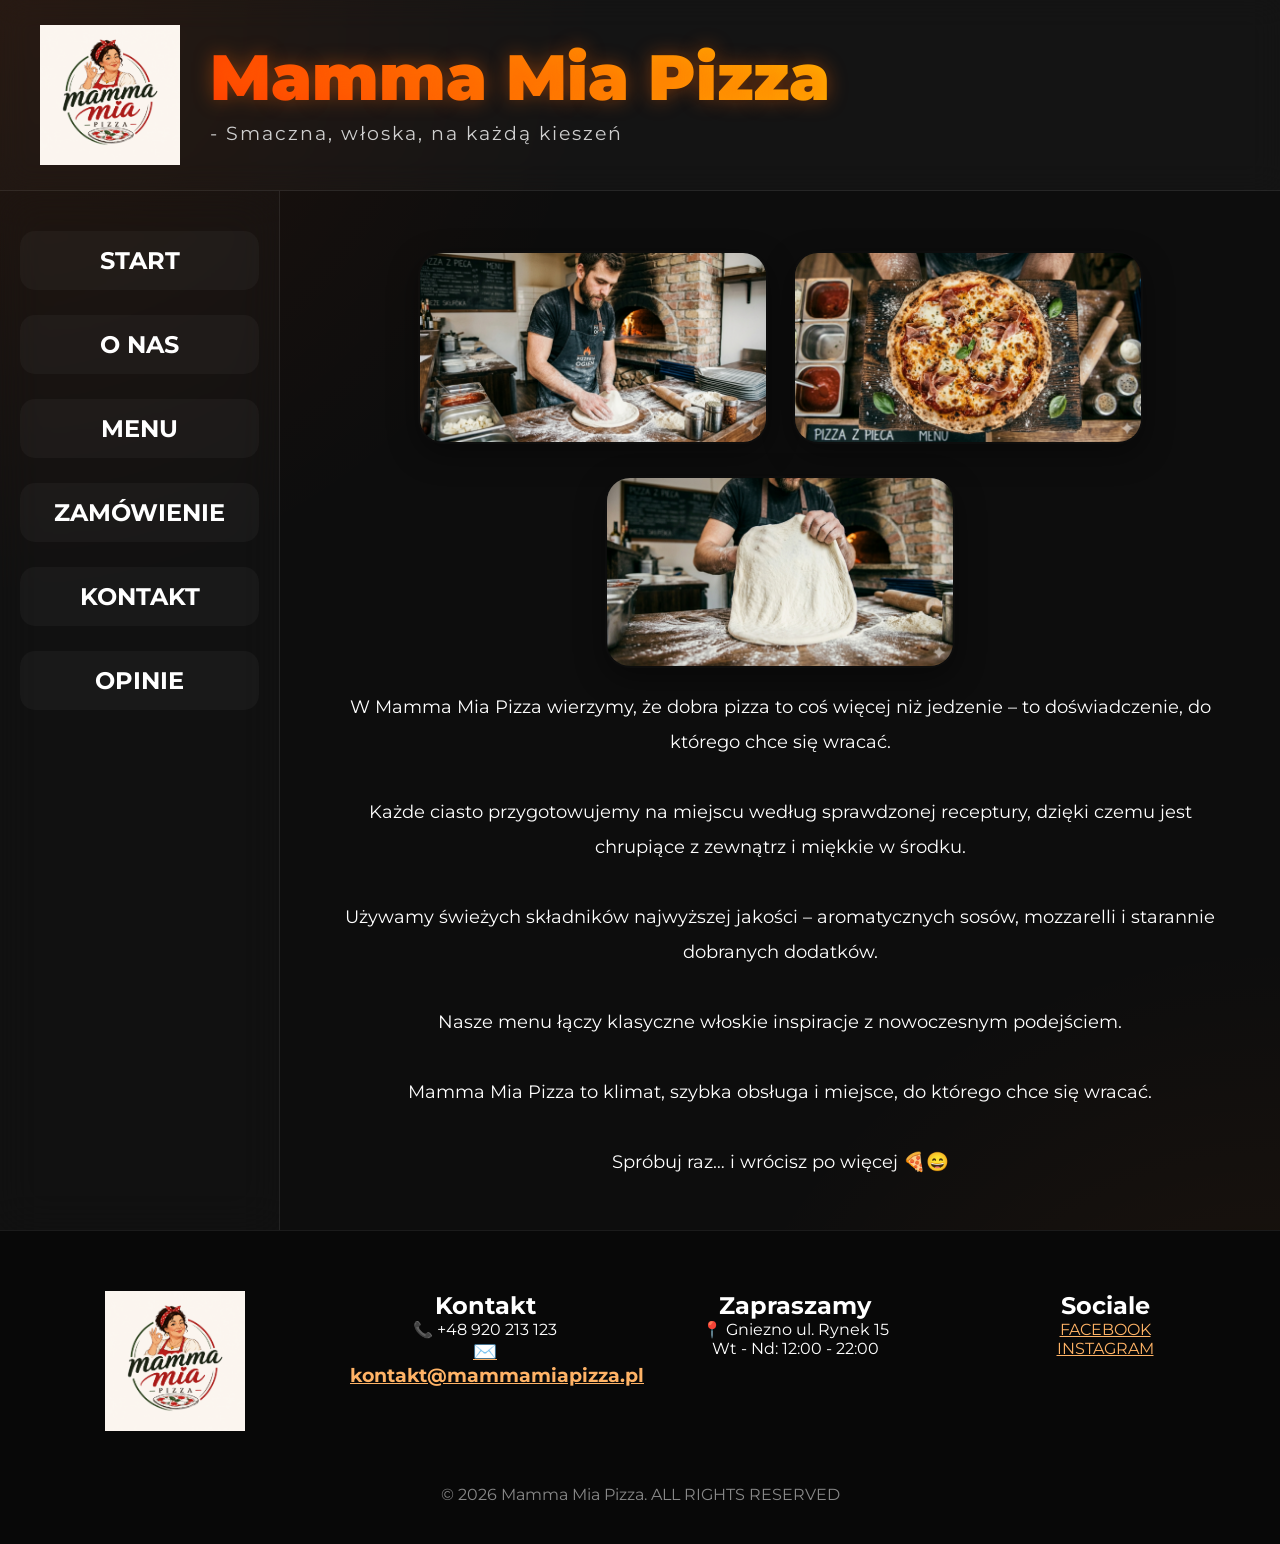
<file: index.html>
<!DOCTYPE html>
<html lang="pl">
<head>
    <meta charset="UTF-8">
    <meta name="viewport" content="width=device-width, initial-scale=1.0">
    <title>Strona główna - Mamma Mia Pizza</title>

    <link rel="stylesheet" href="style.css">

    <link rel="preconnect" href="https://fonts.googleapis.com">
    <link rel="preconnect" href="https://fonts.gstatic.com" crossorigin>
    <link href="https://fonts.googleapis.com/css2?family=Montserrat:wght@100..900&display=swap" rel="stylesheet">
</head>

<body>

<header>
    <div class="nag">

        <img class="logo" src="logo.png" alt="Logo pizzerii">

        <div class="tytuly">
            <h1 class="prem">Mamma Mia Pizza</h1>
            <p class="prem2">- Smaczna, włoska, na każdą kieszeń</p>
        </div>

    </div>
</header>

<div class="container">

  
    <div class="blok1">
        <a href="index.html">START</a>
        <a href="onas.html">O NAS</a>
        <a href="menu.html">MENU</a>
        <a href="zamowienie.html">ZAMÓWIENIE</a>
        <a href="kontakt.html">KONTAKT</a>
        <a href="opinie.html">OPINIE</a>
        
    </div>

    
    <div class="blok2">

        <img class="fotos" src="foto1.png" alt="pizza">
        <img class="fotos" src="foto2.png" alt="pizza">
        <img class="fotos" src="foto3.png" alt="pizza">

        <p>
            W Mamma Mia Pizza wierzymy, że dobra pizza to coś więcej niż jedzenie – to doświadczenie, do którego chce się wracać.
            <br><br>
            Każde ciasto przygotowujemy na miejscu według sprawdzonej receptury, dzięki czemu jest chrupiące z zewnątrz i miękkie w środku.
            <br><br>
            Używamy świeżych składników najwyższej jakości – aromatycznych sosów, mozzarelli i starannie dobranych dodatków.
            <br><br>
            Nasze menu łączy klasyczne włoskie inspiracje z nowoczesnym podejściem.
            <br><br>
            Mamma Mia Pizza to klimat, szybka obsługa i miejsce, do którego chce się wracać.
            <br><br>
            Spróbuj raz… i wrócisz po więcej 🍕😄
        </p>

    </div>

</div>

<footer>

    <div class="div_stopka">
        <img class="logo_stopka" src="logo.png" alt="logo">
    </div>

    <div class="div_stopka">
        <h2>Kontakt</h2>
        <p>📞 +48 920 213 123</p>
        <a class="oferta" href="mailto:kontakt@mammamiapizza.pl">✉️ kontakt@mammamiapizza.pl</a>
    </div>

    <div class="div_stopka">
        <h2>Zapraszamy</h2>
        <p>📍 Gniezno ul. Rynek 15</p>
        <p>Wt - Nd: 12:00 - 22:00</p>
    </div>

    <div class="div_stopka">
        <h2>Sociale</h2>
        <a class="ft_nag" href="https://facebook.com/mammamiapizza">FACEBOOK</a><br>
        <a class="ft_nag" href="https://instagram.com/mammamiapizza">INSTAGRAM</a>
    </div>

    <p class="podpis">© 2026 Mamma Mia Pizza. ALL RIGHTS RESERVED</p>

</footer>

</body>
</html>
</file>
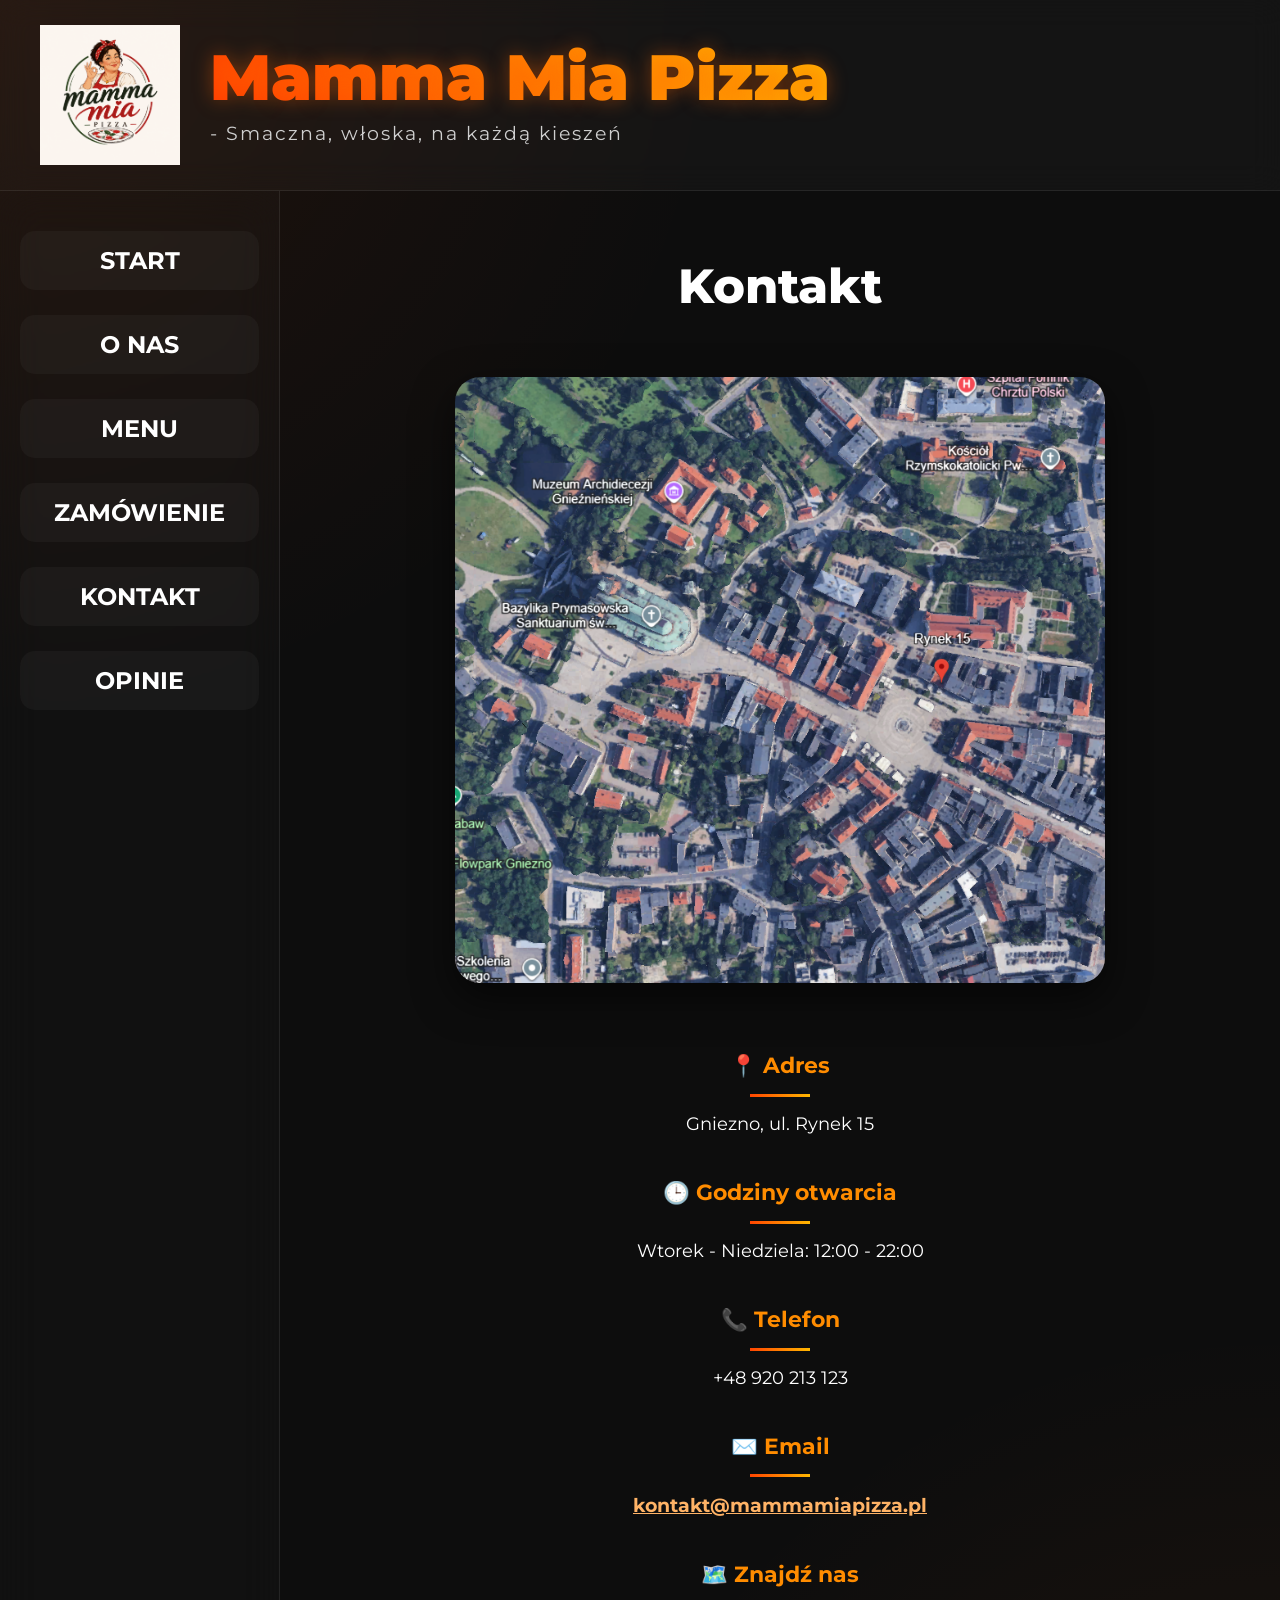
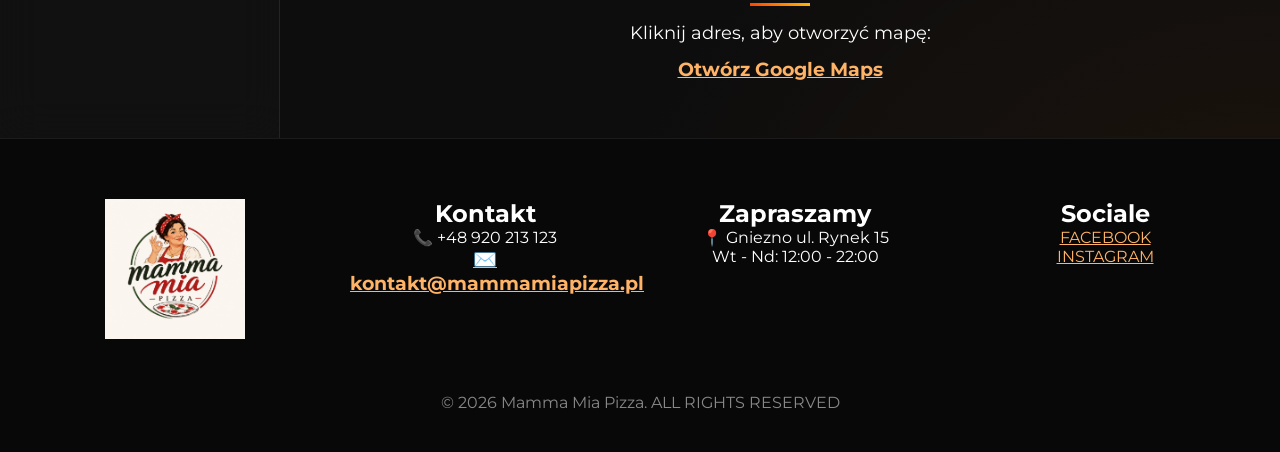
<file: kontakt.html>
<!DOCTYPE html>
<html lang="pl">
<head>
    <meta charset="UTF-8">
    <meta name="viewport" content="width=device-width, initial-scale=1.0">
    <title>Kontakt - Mamma Mia Pizza</title>

    <link rel="stylesheet" href="style.css">

    <link rel="preconnect" href="https://fonts.googleapis.com">
    <link rel="preconnect" href="https://fonts.gstatic.com" crossorigin>
    <link href="https://fonts.googleapis.com/css2?family=Montserrat:wght@100..900&display=swap" rel="stylesheet">
</head>

<body>

<header>
    <div class="nag">

        <img class="logo" src="logo.png" alt="Logo pizzerii">

        <div class="tytuly">
            <h1 class="prem">Mamma Mia Pizza</h1>
            <p class="prem2">- Smaczna, włoska, na każdą kieszeń</p>
        </div>

    </div>
</header>

<div class="container">

    <div class="blok1">
        <a href="index.html">START</a>
        <a href="onas.html">O NAS</a>
        <a href="menu.html">MENU</a>
        <a href="zamowienie.html">ZAMÓWIENIE</a>
        <a href="kontakt.html">KONTAKT</a>
        <a href="opinie.html">OPINIE</a>
        
    </div>

    
    <div class="blok2">

        <h1>Kontakt</h1>

        <img class="lokal" src="lokalizacja.png" alt="Lokalizacja">

        <h3>📍 Adres</h3>
        <p>
            Gniezno, ul. Rynek 15
        </p>

        <h3>🕒 Godziny otwarcia</h3>
        <p>
            Wtorek - Niedziela: 12:00 - 22:00
        </p>

        <h3>📞 Telefon</h3>
        <p>
            +48 920 213 123
        </p>

        <h3>✉️ Email</h3>
        <p>
            <a class="oferta" href="mailto:kontakt@mammamiapizza.pl">
                kontakt@mammamiapizza.pl
            </a>
        </p>

        <h3>🗺️ Znajdź nas</h3>
        <p>
            Kliknij adres, aby otworzyć mapę:
        </p>

        <a class="adres" href="https://maps.app.goo.gl/xfooQkE5gPVMxi7y5">
            Otwórz Google Maps
        </a>

    </div>

</div>

<footer>

    <div class="div_stopka">
        <img class="logo_stopka" src="logo.png" alt="logo">
    </div>

    <div class="div_stopka">
        <h2>Kontakt</h2>
        <p>📞 +48 920 213 123</p>
        <a class="oferta" href="mailto:kontakt@mammamiapizza.pl">✉️ kontakt@mammamiapizza.pl</a>
    </div>

    <div class="div_stopka">
        <h2>Zapraszamy</h2>
        <p>📍 Gniezno ul. Rynek 15</p>
        <p>Wt - Nd: 12:00 - 22:00</p>
    </div>

    <div class="div_stopka">
        <h2>Sociale</h2>
        <a class="ft_nag" href="https://facebook.com/mammamiapizza">FACEBOOK</a><br>
        <a class="ft_nag" href="https://instagram.com/mammamiapizza">INSTAGRAM</a>
    </div>

    <p class="podpis">© 2026 Mamma Mia Pizza. ALL RIGHTS RESERVED</p>

</footer>

</body>
</html>
</file>
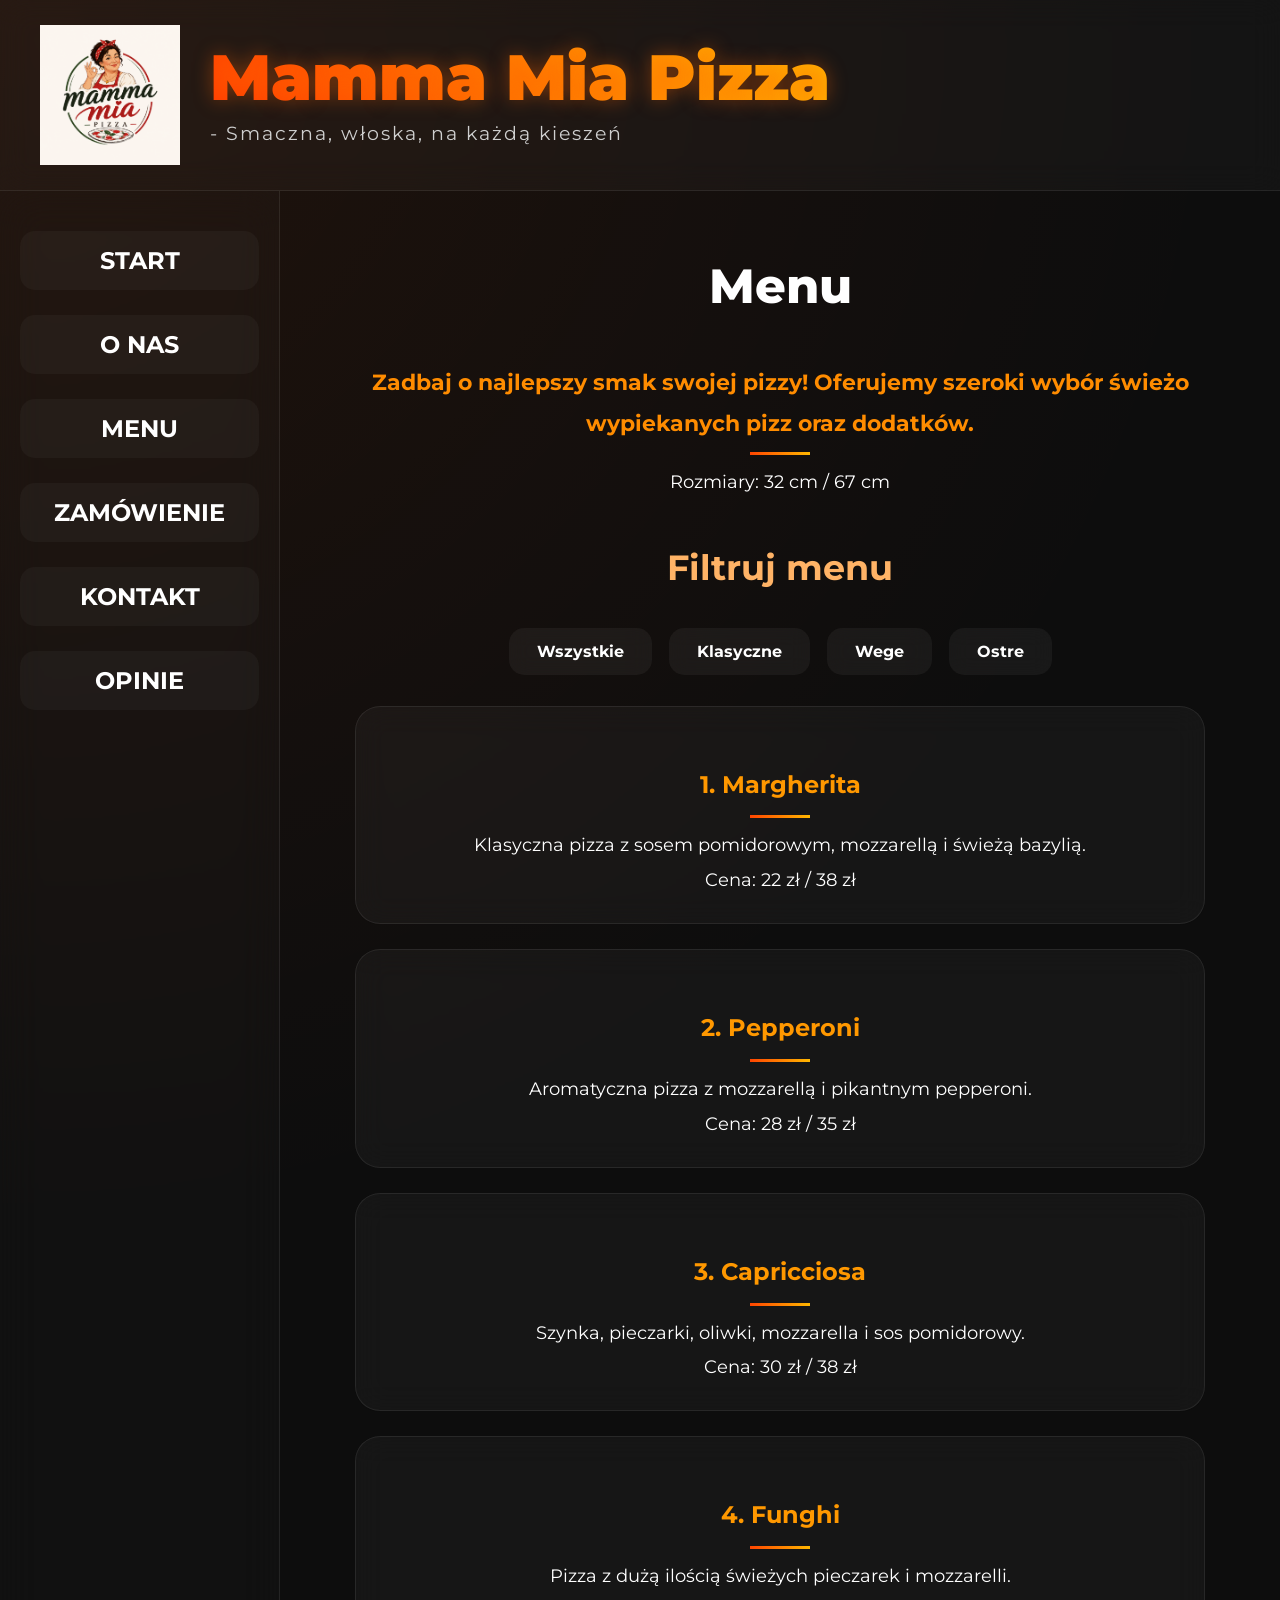
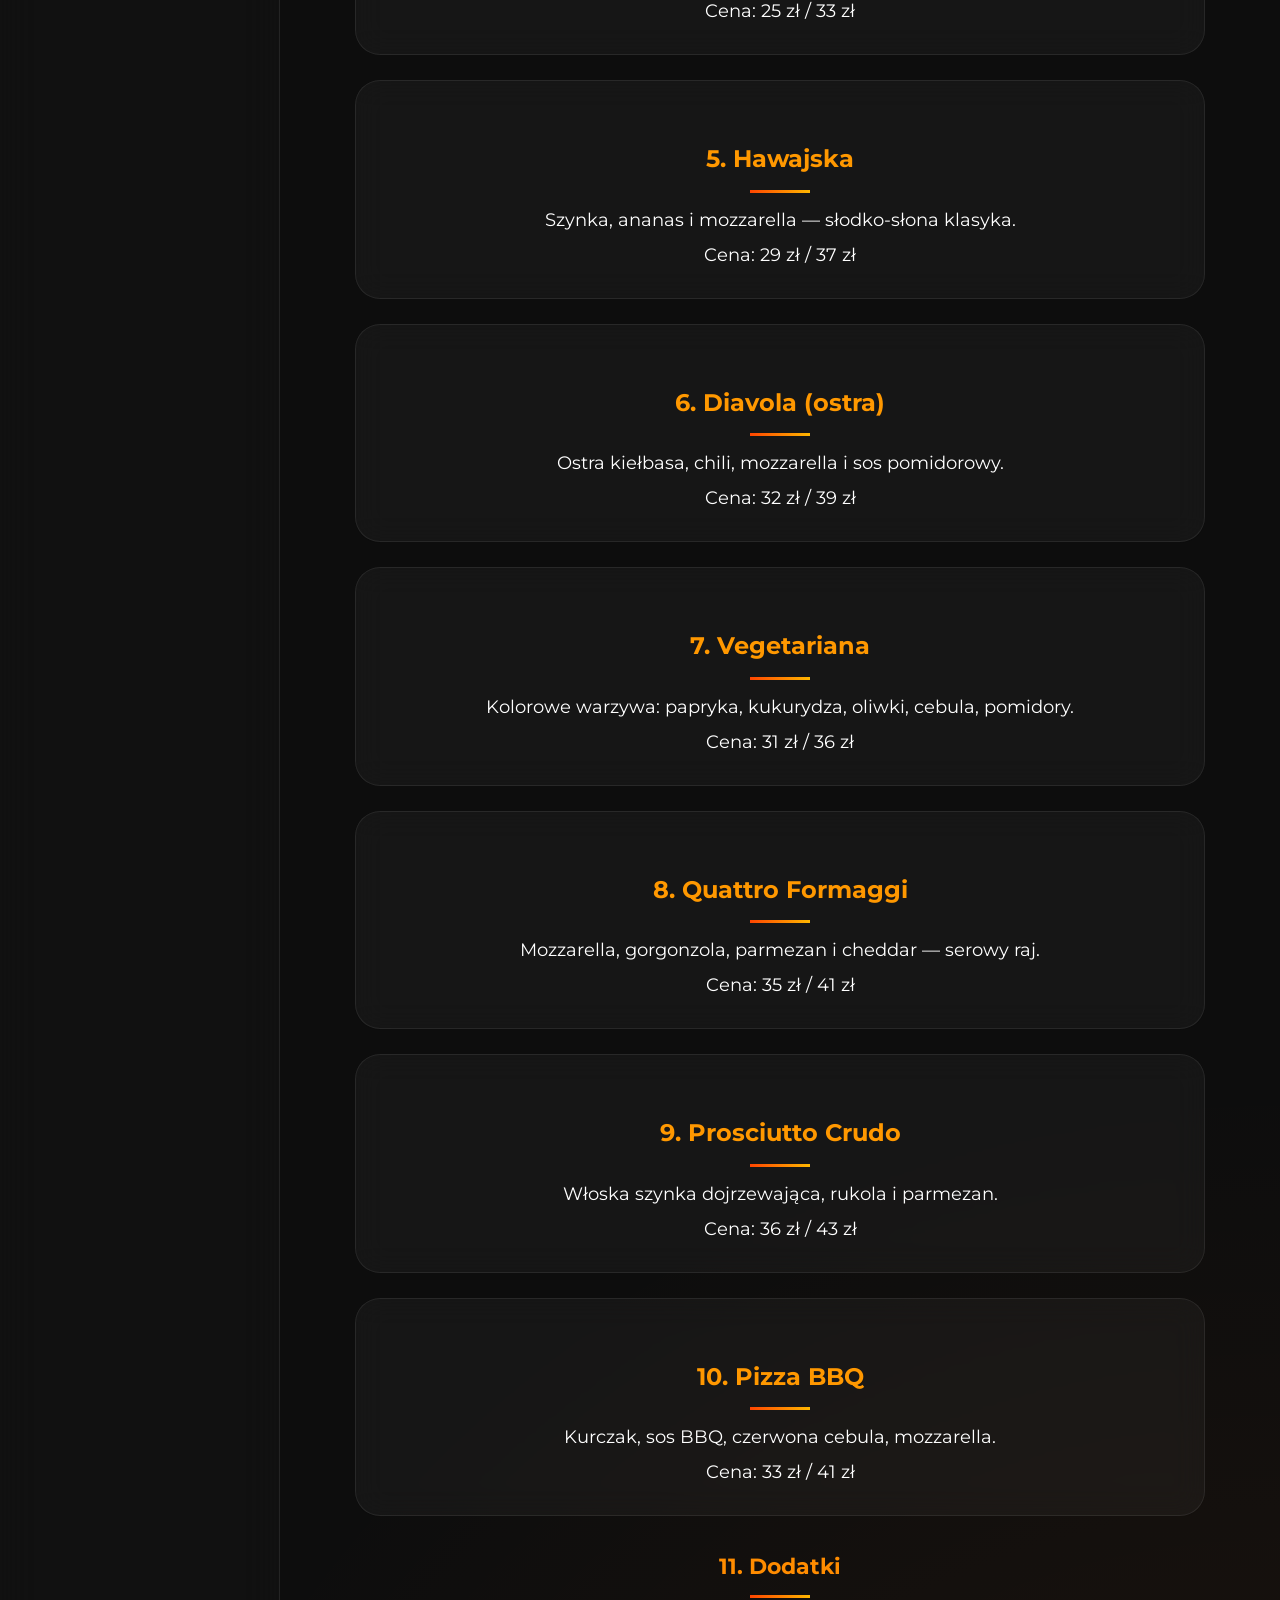
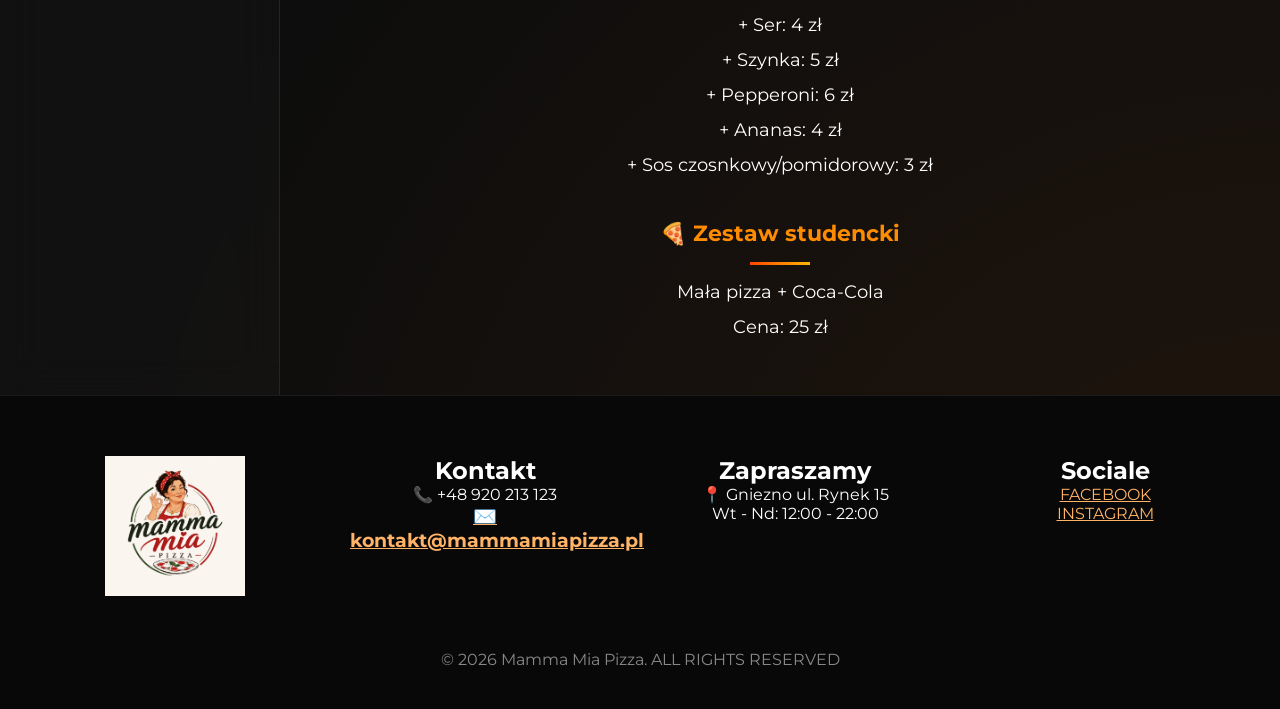
<file: menu.html>
<!DOCTYPE html>
<html lang="pl">
<head>
    <meta charset="UTF-8">
    <meta name="viewport" content="width=device-width, initial-scale=1.0">
    <title>Menu - Mamma Mia Pizza</title>

    <link rel="stylesheet" href="style.css">

    <link rel="preconnect" href="https://fonts.googleapis.com">
    <link rel="preconnect" href="https://fonts.gstatic.com" crossorigin>
    <link href="https://fonts.googleapis.com/css2?family=Montserrat:wght@100..900&display=swap" rel="stylesheet">

    <script src="skrypt.js"></script>
</head>

<body>

<header>
    <div class="nag">

        <img class="logo" src="logo.png" alt="Logo pizzerii">

        <div class="tytuly">
            <h1 class="prem">Mamma Mia Pizza</h1>
            <p class="prem2">- Smaczna, włoska, na każdą kieszeń</p>
        </div>

    </div>
</header>

<div class="container">

    
    <nav class="blok1">
        <a href="index.html">START</a>
        <a href="onas.html">O NAS</a>
        <a href="menu.html">MENU</a>
        <a href="zamowienie.html">ZAMÓWIENIE</a>
        <a href="kontakt.html">KONTAKT</a>
        <a href="opinie.html">OPINIE</a>
        
    </nav>

    
    <section class="blok2">

        <h1>Menu</h1>

        <h3>
            Zadbaj o najlepszy smak swojej pizzy!
            Oferujemy szeroki wybór świeżo wypiekanych pizz oraz dodatków.
        </h3>

        <p>Rozmiary: 32 cm / 67 cm</p>

        <h2>Filtruj menu</h2>

        <button onclick="filtruj('wszystkie')">Wszystkie</button>
        <button onclick="filtruj('klasyczne')">Klasyczne</button>
        <button onclick="filtruj('wege')">Wege</button>
        <button onclick="filtruj('ostre')">Ostre</button>

        <section class="pizza klasyczne">
            <h3>1. Margherita</h3>
            <p>Klasyczna pizza z sosem pomidorowym, mozzarellą i świeżą bazylią.</p>
            <p>Cena: 22 zł / 38 zł</p>
        </section>

        <section class="pizza ostre">
            <h3>2. Pepperoni</h3>
            <p>Aromatyczna pizza z mozzarellą i pikantnym pepperoni.</p>
            <p>Cena: 28 zł / 35 zł</p>
        </section>

        <section class="pizza klasyczne">
            <h3>3. Capricciosa</h3>
            <p>Szynka, pieczarki, oliwki, mozzarella i sos pomidorowy.</p>
            <p>Cena: 30 zł / 38 zł</p>
        </section>

        <section class="pizza klasyczne">
            <h3>4. Funghi</h3>
            <p>Pizza z dużą ilością świeżych pieczarek i mozzarelli.</p>
            <p>Cena: 25 zł / 33 zł</p>
        </section>

        <section class="pizza klasyczne">
            <h3>5. Hawajska</h3>
            <p>Szynka, ananas i mozzarella — słodko-słona klasyka.</p>
            <p>Cena: 29 zł / 37 zł</p>
        </section>

        <section class="pizza ostre">
            <h3>6. Diavola (ostra)</h3>
            <p>Ostra kiełbasa, chili, mozzarella i sos pomidorowy.</p>
            <p>Cena: 32 zł / 39 zł</p>
        </section>

        <section class="pizza wege">
            <h3>7. Vegetariana</h3>
            <p>Kolorowe warzywa: papryka, kukurydza, oliwki, cebula, pomidory.</p>
            <p>Cena: 31 zł / 36 zł</p>
        </section>

        <section class="pizza wege">
            <h3>8. Quattro Formaggi</h3>
            <p>Mozzarella, gorgonzola, parmezan i cheddar — serowy raj.</p>
            <p>Cena: 35 zł / 41 zł</p>
        </section>

        <section class="pizza klasyczne">
            <h3>9. Prosciutto Crudo</h3>
            <p>Włoska szynka dojrzewająca, rukola i parmezan.</p>
            <p>Cena: 36 zł / 43 zł</p>
        </section>

        <section class="pizza klasyczne">
            <h3>10. Pizza BBQ</h3>
            <p>Kurczak, sos BBQ, czerwona cebula, mozzarella.</p>
            <p>Cena: 33 zł / 41 zł</p>
        </section>

        <section>
            <h3>11. Dodatki</h3>
            <p>+ Ser: 4 zł</p>
            <p>+ Szynka: 5 zł</p>
            <p>+ Pepperoni: 6 zł</p>
            <p>+ Ananas: 4 zł</p>
            <p>+ Sos czosnkowy/pomidorowy: 3 zł</p>
        </section>

        <section>
            <h3>🍕 Zestaw studencki</h3>
            <p>Mała pizza + Coca-Cola</p>
            <p>Cena: 25 zł</p>
        </section>

    </section>

</div>

<footer>

    <div class="div_stopka">
        <img class="logo_stopka" src="logo.png" alt="logo">
    </div>

    <div class="div_stopka">
        <h2>Kontakt</h2>
        <p>📞 +48 920 213 123</p>
        <a class="oferta" href="mailto:kontakt@mammamiapizza.pl">
            ✉️ kontakt@mammamiapizza.pl
        </a>
    </div>

    <div class="div_stopka">
        <h2>Zapraszamy</h2>
        <p>📍 Gniezno ul. Rynek 15</p>
        <p>Wt - Nd: 12:00 - 22:00</p>
    </div>

    <div class="div_stopka">
        <h2>Sociale</h2>
        <a class="ft_nag" href="https://facebook.com/mammamiapizza">FACEBOOK</a><br>
        <a class="ft_nag" href="https://instagram.com/mammamiapizza">INSTAGRAM</a>
    </div>

    <p class="podpis">© 2026 Mamma Mia Pizza. ALL RIGHTS RESERVED</p>

</footer>

</body>
</html>
</file>
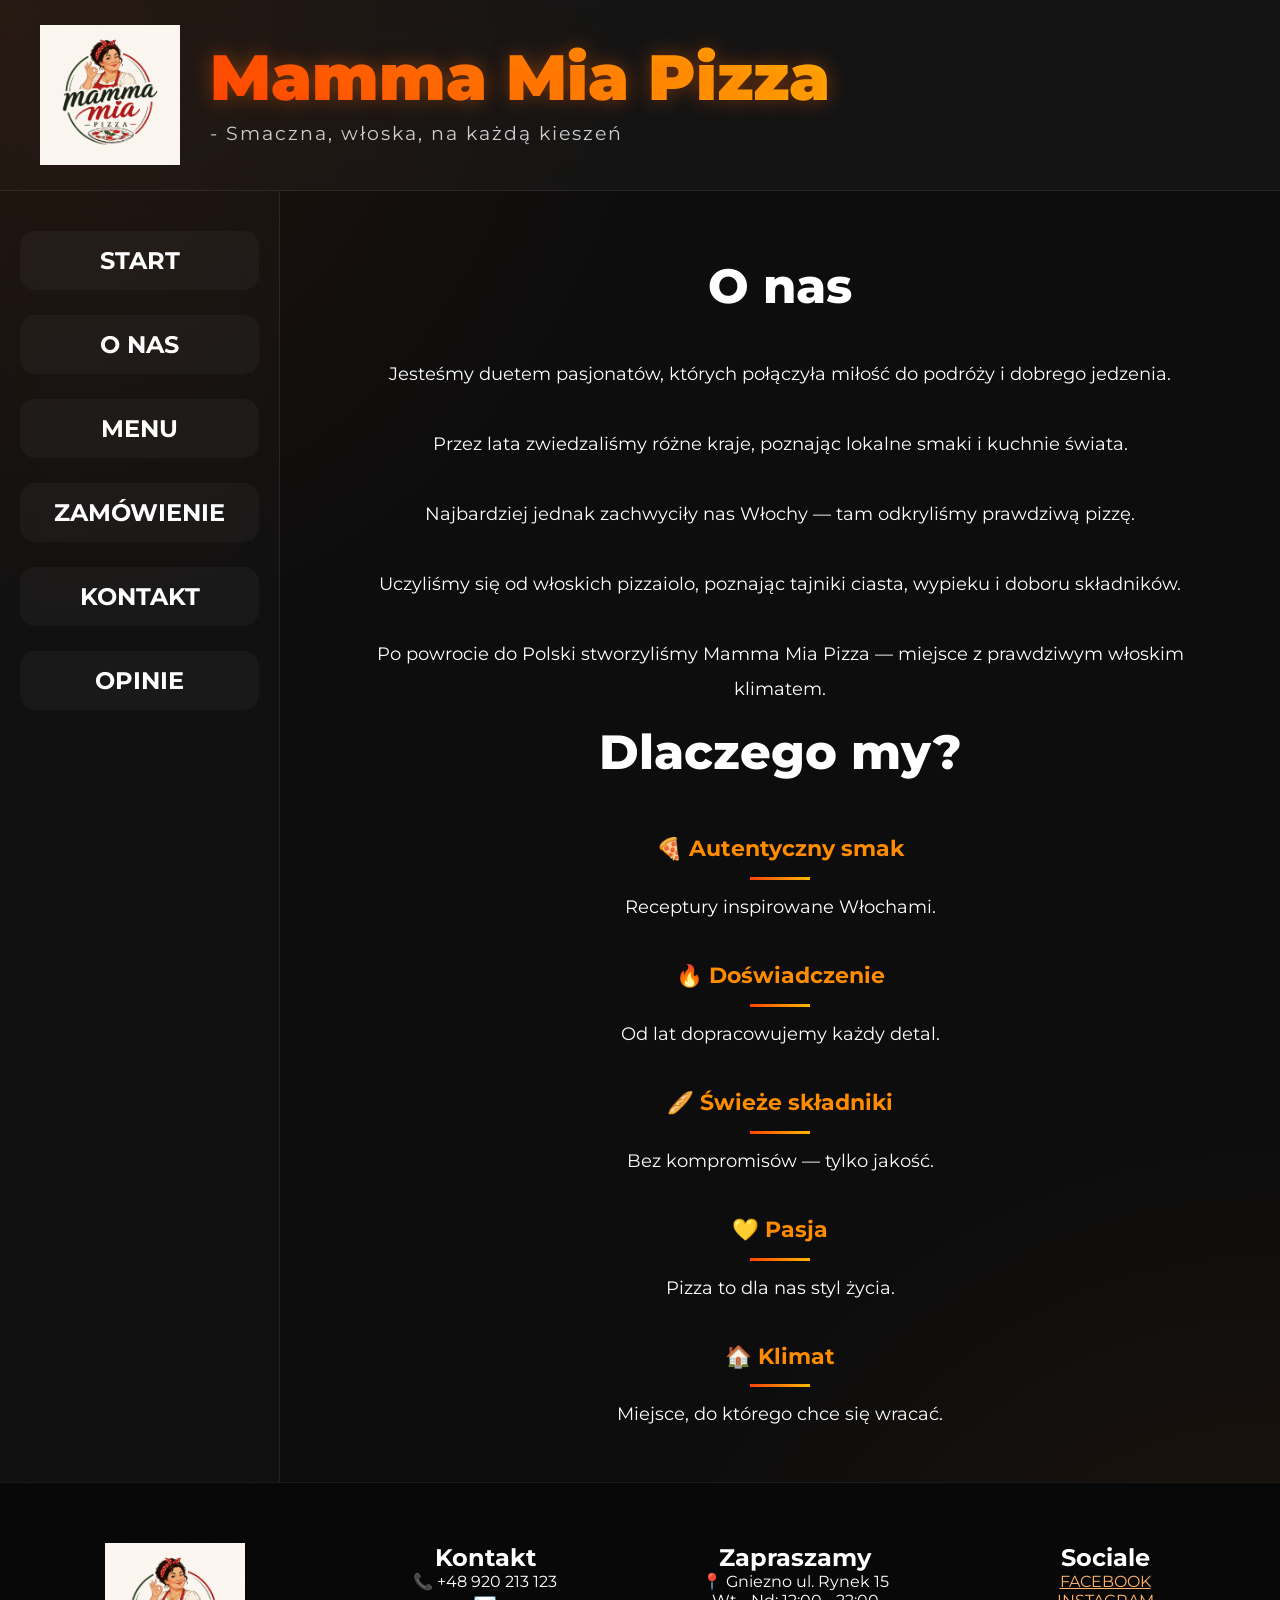
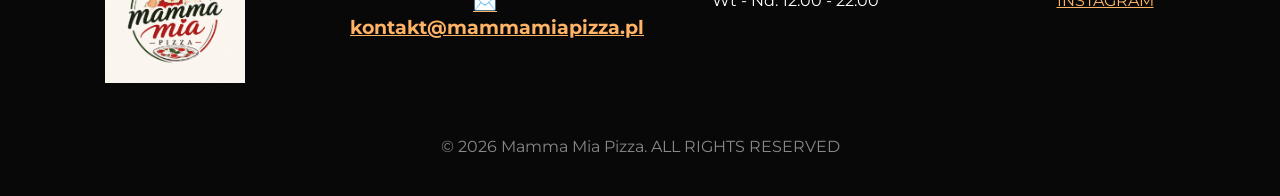
<file: onas.html>
<!DOCTYPE html>
<html lang="pl">
<head>
    <meta charset="UTF-8">
    <meta name="viewport" content="width=device-width, initial-scale=1.0">
    <title>O nas - Mamma Mia Pizza</title>

    <link rel="stylesheet" href="style.css">

    <link rel="preconnect" href="https://fonts.googleapis.com">
    <link rel="preconnect" href="https://fonts.gstatic.com" crossorigin>
    <link href="https://fonts.googleapis.com/css2?family=Montserrat:wght@100..900&display=swap" rel="stylesheet">
</head>

<body>

<header>
    <div class="nag">

        <img class="logo" src="logo.png" alt="Logo pizzerii">

        <div class="tytuly">
            <h1 class="prem">Mamma Mia Pizza</h1>
            <p class="prem2">- Smaczna, włoska, na każdą kieszeń</p>
        </div>

    </div>
</header>

<div class="container">

    
    <div class="blok1">
        <a href="index.html">START</a>
        <a href="onas.html">O NAS</a>
        <a href="menu.html">MENU</a>
        <a href="zamowienie.html">ZAMÓWIENIE</a>
        <a href="kontakt.html">KONTAKT</a>
        <a href="opinie.html">OPINIE</a>
        
    </div>

  
    <div class="blok2">

        <h1>O nas</h1>

        <p>
            Jesteśmy duetem pasjonatów, których połączyła miłość do podróży i dobrego jedzenia.
            <br><br>
            Przez lata zwiedzaliśmy różne kraje, poznając lokalne smaki i kuchnie świata.
            <br><br>
            Najbardziej jednak zachwyciły nas Włochy — tam odkryliśmy prawdziwą pizzę.
            <br><br>
            Uczyliśmy się od włoskich pizzaiolo, poznając tajniki ciasta, wypieku i doboru składników.
            <br><br>
            Po powrocie do Polski stworzyliśmy Mamma Mia Pizza — miejsce z prawdziwym włoskim klimatem.
        </p>

        <h1>Dlaczego my?</h1>

        <h3>🍕 Autentyczny smak</h3>
        <p>Receptury inspirowane Włochami.</p>

        <h3>🔥 Doświadczenie</h3>
        <p>Od lat dopracowujemy każdy detal.</p>

        <h3>🥖 Świeże składniki</h3>
        <p>Bez kompromisów — tylko jakość.</p>

        <h3>💛 Pasja</h3>
        <p>Pizza to dla nas styl życia.</p>

        <h3>🏠 Klimat</h3>
        <p>Miejsce, do którego chce się wracać.</p>

    </div>

</div>

<footer>

    <div class="div_stopka">
        <img class="logo_stopka" src="logo.png" alt="logo">
    </div>

    <div class="div_stopka">
        <h2>Kontakt</h2>
        <p>📞 +48 920 213 123</p>
        <a class="oferta" href="mailto:kontakt@mammamiapizza.pl">✉️ kontakt@mammamiapizza.pl</a>
    </div>

    <div class="div_stopka">
        <h2>Zapraszamy</h2>
        <p>📍 Gniezno ul. Rynek 15</p>
        <p>Wt - Nd: 12:00 - 22:00</p>
    </div>

    <div class="div_stopka">
        <h2>Sociale</h2>
        <a class="ft_nag" href="https://facebook.com/mammamiapizza">FACEBOOK</a><br>
        <a class="ft_nag" href="https://instagram.com/mammamiapizza">INSTAGRAM</a>
    </div>

    <p class="podpis">© 2026 Mamma Mia Pizza. ALL RIGHTS RESERVED</p>

</footer>

</body>
</html>
</file>
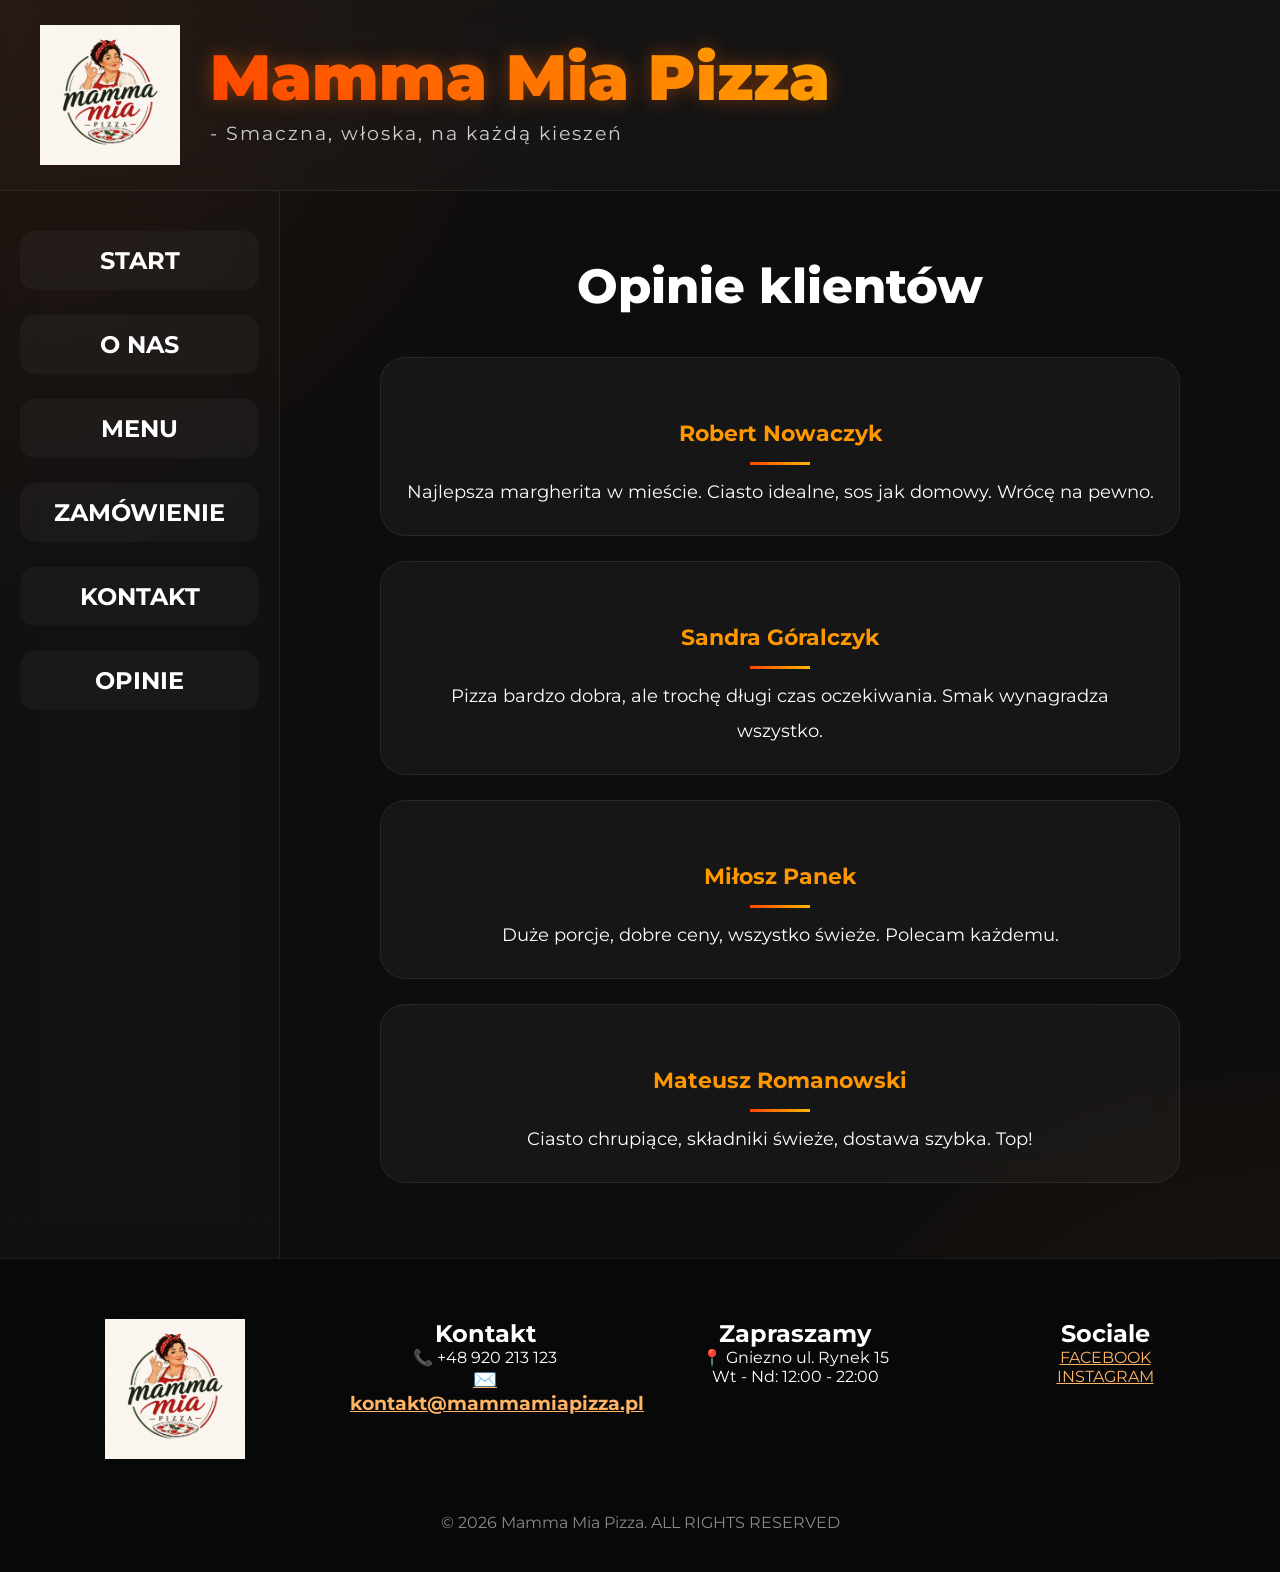
<file: opinie.html>
<!DOCTYPE html>
<html lang="pl">
<head>
    <meta charset="UTF-8">
    <meta name="viewport" content="width=device-width, initial-scale=1.0">
    <title>Opinie - Mamma Mia Pizza</title>

    <link rel="stylesheet" href="style.css">

    <link rel="preconnect" href="https://fonts.googleapis.com">
    <link rel="preconnect" href="https://fonts.gstatic.com" crossorigin>
    <link href="https://fonts.googleapis.com/css2?family=Montserrat:wght@100..900&display=swap" rel="stylesheet">
</head>

<body>

<header>
    <div class="nag">

        <img class="logo" src="logo.png" alt="Logo pizzerii">

        <div class="tytuly">
            <h1 class="prem">Mamma Mia Pizza</h1>
            <p class="prem2">- Smaczna, włoska, na każdą kieszeń</p>
        </div>

    </div>
</header>

<div class="container">

    <div class="blok1">
        <a href="index.html">START</a>
        <a href="onas.html">O NAS</a>
        <a href="menu.html">MENU</a>
        <a href="zamowienie.html">ZAMÓWIENIE</a>
        <a href="kontakt.html">KONTAKT</a>
        <a href="opinie.html">OPINIE</a>
        
    </div>

    
    <div class="blok2">

        <h1>Opinie klientów</h1>

        <div class="opinia">
            <h3>Robert Nowaczyk</h3>
            <p>Najlepsza margherita w mieście. Ciasto idealne, sos jak domowy. Wrócę na pewno.</p>
        </div>

        <div class="opinia">
            <h3>Sandra Góralczyk</h3>
            <p>Pizza bardzo dobra, ale trochę długi czas oczekiwania. Smak wynagradza wszystko.</p>
        </div>

        <div class="opinia">
            <h3>Miłosz Panek</h3>
            <p>Duże porcje, dobre ceny, wszystko świeże. Polecam każdemu.</p>
        </div>

        <div class="opinia">
            <h3>Mateusz Romanowski</h3>
            <p>Ciasto chrupiące, składniki świeże, dostawa szybka. Top!</p>
        </div>

    </div>

</div>

<footer>

    <div class="div_stopka">
        <img class="logo_stopka" src="logo.png" alt="logo">
    </div>

    <div class="div_stopka">
        <h2>Kontakt</h2>
        <p>📞 +48 920 213 123</p>
        <a class="oferta" href="mailto:kontakt@mammamiapizza.pl">✉️ kontakt@mammamiapizza.pl</a>
    </div>

    <div class="div_stopka">
        <h2>Zapraszamy</h2>
        <p>📍 Gniezno ul. Rynek 15</p>
        <p>Wt - Nd: 12:00 - 22:00</p>
    </div>

    <div class="div_stopka">
        <h2>Sociale</h2>
        <a class="ft_nag" href="https://facebook.com/mammamiapizza">FACEBOOK</a><br>
        <a class="ft_nag" href="https://instagram.com/mammamiapizza">INSTAGRAM</a>
    </div>

    <p class="podpis">© 2026 Mamma Mia Pizza. ALL RIGHTS RESERVED</p>

</footer>

</body>
</html>
</file>
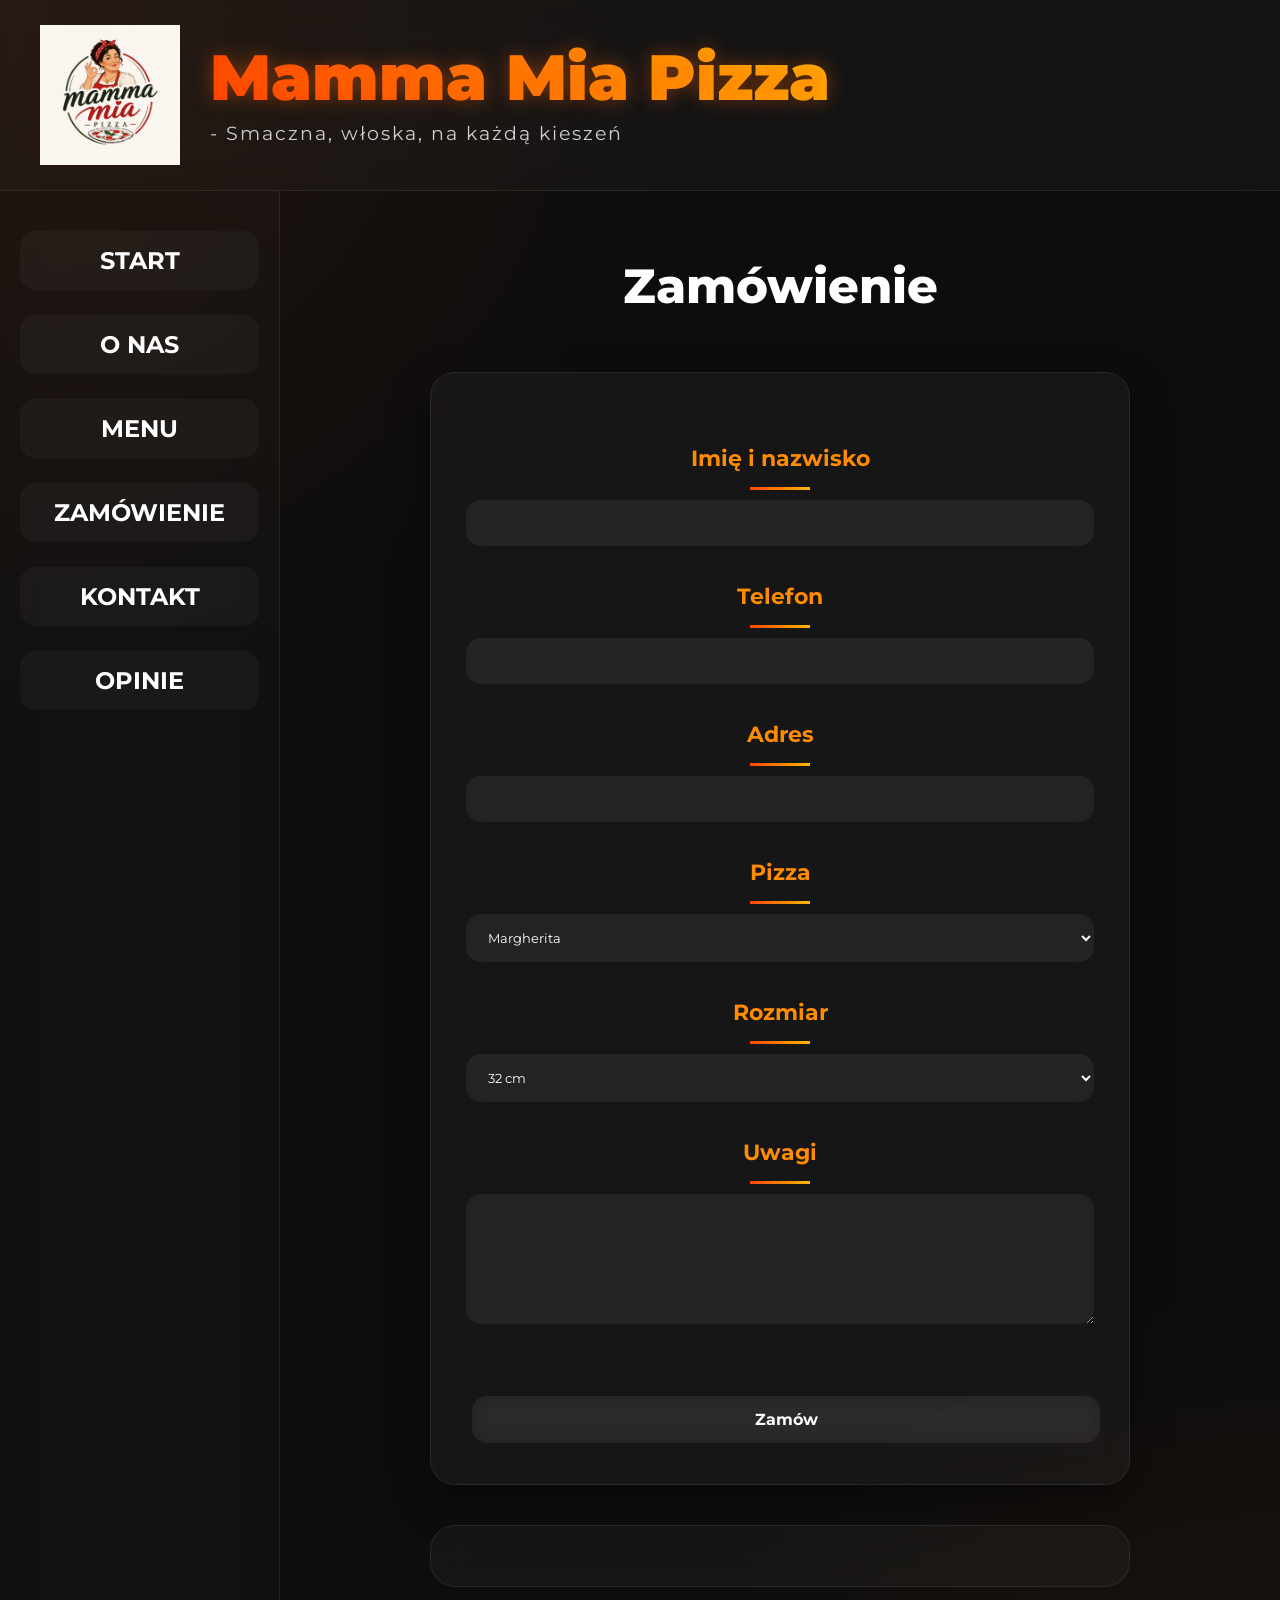
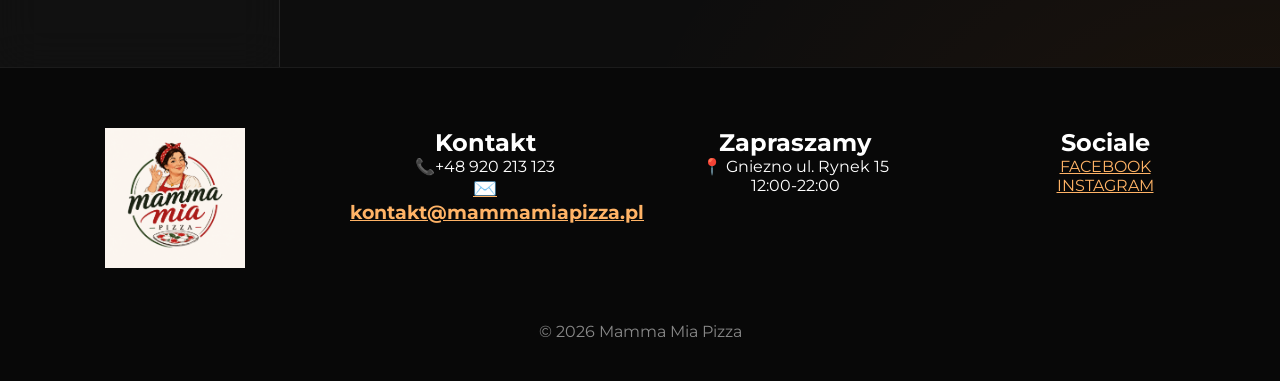
<file: zamowienie.html>
<!DOCTYPE html>
<html lang="pl">
<head>
    <meta charset="UTF-8">
    <meta name="viewport" content="width=device-width, initial-scale=1.0">
    <title>Zamówienie - Mamma Mia Pizza</title>

    <link rel="stylesheet" href="style.css">

    <link rel="preconnect" href="https://fonts.googleapis.com">
    <link rel="preconnect" href="https://fonts.gstatic.com" crossorigin>
    <link href="https://fonts.googleapis.com/css2?family=Montserrat:wght@100..900&display=swap" rel="stylesheet">
</head>

<body>

<header>
    <div class="nag">

        <img class="logo" src="logo.png" alt="Logo pizzerii">

        <div class="tytuly">
            <h1 class="prem">Mamma Mia Pizza</h1>
            <p class="prem2">- Smaczna, włoska, na każdą kieszeń</p>
        </div>

    </div>
</header>

<div class="container">

    <div class="blok1">
        <a href="index.html">START</a>
        <a href="onas.html">O NAS</a>
        <a href="menu.html">MENU</a>
        <a href="zamowienie.html">ZAMÓWIENIE</a>
        <a href="kontakt.html">KONTAKT</a>
        <a href="opinie.html">OPINIE</a>
        
    </div>

    <div class="blok2">

        <h1>Zamówienie</h1>

    <form id="formularz">

        <h3>Imię i nazwisko</h3>
        <input type="text" id="imie">

        <h3>Telefon</h3>
        <input type="text" id="telefon">

        <h3>Adres</h3>
        <input type="text" id="adres">

        <h3>Pizza</h3>
        <select id="pizza">
            <option>Margherita</option>
            <option>Pepperoni</option>
            <option>Capricciosa</option>
            <option>Funghi</option>
            <option>Hawajska</option>
            <option>Diavola</option>
            <option>Vegetariana</option>
            <option>Quattro Formaggi</option>
            <option>Prosciutto Crudo</option>
            <option>Pizza BBQ</option>
        </select>

        <h3>Rozmiar</h3>
        <select id="rozmiar">
            <option>32 cm</option>
            <option>67 cm</option>
        </select>

        <h3>Uwagi</h3>
        <textarea id="uwagi"></textarea>

        <br><br>

        <button type="submit">Zamów</button>

    </form>

    <p id="komunikat"></p>
    <div id="wynik"></div>

    </div>

</div>






<footer>
    <div class="div_stopka"><img class="logo_stopka" src="logo.png"></div>

    <div class="div_stopka">
        <h2>Kontakt</h2>
        <p>📞+48 920 213 123</p>
        <a class="oferta" href="mailto:kontakt@mammamiapizza.pl">✉️kontakt@mammamiapizza.pl</a>
    </div>

    <div class="div_stopka">
        <h2>Zapraszamy</h2>
        <p>📍 Gniezno ul. Rynek 15</p>
        <p>12:00-22:00</p>
    </div>

    <div class="div_stopka">
        <h2>Sociale</h2>
        <a class="ft_nag" href="https://facebook.com/mammamiapizza">FACEBOOK</a><br>
        <a class="ft_nag" href="https://instagram.com/mammamiapizza">INSTAGRAM</a>
    </div>

    <p class="podpis">© 2026 Mamma Mia Pizza</p>
</footer>


<script>

    window.addEventListener("DOMContentLoaded", function () {

    const formularz = document.getElementById("formularz");

    if (!formularz) return;

    formularz.addEventListener("submit", function (e) {

        e.preventDefault();

        let imie = document.getElementById("imie").value;
        let telefon = document.getElementById("telefon").value;
        let adres = document.getElementById("adres").value;
        let pizza = document.getElementById("pizza").value;
        let rozmiar = document.getElementById("rozmiar").value;
        let uwagi = document.getElementById("uwagi").value;

        let komunikat = document.getElementById("komunikat");
        let wynik = document.getElementById("wynik");

        if (imie.trim() === "") {
            komunikat.innerHTML = "Podaj imię i nazwisko";
            wynik.innerHTML = "";
            return;
        }

        if (!/^[0-9]{9}$/.test(telefon)) {
            komunikat.innerHTML = " Telefon musi mieć 9 cyfr";
            wynik.innerHTML = "";
            return;
        }

        if (adres.trim() === "") {
            komunikat.innerHTML = " Podaj adres";
            wynik.innerHTML = "";
            return;
        }

        komunikat.innerHTML = " Zamówienie wysłane!";

        wynik.innerHTML = `
            <h2>Twoje zamówienie</h2>
            <p><b>Imię:</b> ${imie}</p>
            <p><b>Telefon:</b> ${telefon}</p>
            <p><b>Adres:</b> ${adres}</p>
            <p><b>Pizza:</b> ${pizza}</p>
            <p><b>Rozmiar:</b> ${rozmiar}</p>
            <p><b>Uwagi:</b> ${uwagi}</p>
        `;

        formularz.reset();

    });

});


</script>

</body>
</html>
</file>
<file: style.css>
*{
    box-sizing:border-box;
    font-family:"Montserrat",sans-serif;
    margin:0;
    padding:0;
}

html{
    scroll-behavior:smooth;
}

body{
    overflow-x:hidden;
    color:white;
    background:
    radial-gradient(circle at top left,#ff550015 0%,transparent 30%),
    radial-gradient(circle at bottom right,#ff730015 0%,transparent 30%),
    #0d0d0d;
}

/* Header */
.nag{
    display:flex;
    align-items:center;
    justify-content:flex-start;
    gap:30px;
    padding:25px 40px;
    background:rgba(255,255,255,.03);
    backdrop-filter:blur(15px);
    border-bottom:1px solid rgba(255,255,255,.08);
    position:sticky;
    top:0;
    z-index:999;
}

.logo{
    width:140px;
    transition:.4s;
    flex-shrink:0;
}

.logo:hover{
    transform:rotate(10deg) scale(1.08);
}

.tytuly{
    display:flex;
    flex-direction:column;
    justify-content:center;
    align-items:flex-start;
}

.prem{
    margin:0;
    font-size:4rem;
    font-weight:900;
    background:linear-gradient(45deg,#ff3c00,#ffb700);
    -webkit-background-clip:text;
    -webkit-text-fill-color:transparent;
    text-shadow:0 0 20px rgba(255,100,0,.4);
    line-height:1;
}

.prem2{
    margin-top:12px;
    color:#cfcfcf;
    font-size:1.2rem;
    letter-spacing:2px;
    text-align:left;
}

/* Menu strony */

.container{
    min-height:calc(100vh - 180px);
    display:flex;
}

.blok1{
    border-right:1px solid rgba(255,255,255,.08);
    padding:40px 20px;
    gap:25px;
    align-items:center;
    flex-direction:column;
    display:flex;
    backdrop-filter:blur(20px);
    background:rgba(255,255,255,.02);
    width:280px;
}

.blok1 a{
    transition:.3s;
    background:rgba(255,255,255,.03);
    text-decoration:none;
    color:white;
    font-weight:700;
    font-size:1.5rem;
    border-radius:15px;
    padding:15px;
    text-align:center;
    width:100%;
}

.blok1 a:hover{
    box-shadow:0 0 20px rgba(255,100,0,.5);
    background:linear-gradient(45deg,#ff4500,#ff9900);
    transform:translateY(-5px);
}

.blok2{
    flex:1;
    padding:50px;
    text-align:center;
    line-height:1.9;
    font-size:1.15rem;
}

h1{
    color:#fff;
    font-size:3rem;
    font-weight:800;
    margin-bottom:25px;
}

h3{
    color:#ff8c00;
    margin-top:30px;
    margin-bottom:10px;
}

h1:hover,
h3:hover{
    color:#ff4500;
}

.blok2 h3{
    position:relative;
}

.blok2 h3::after{
    content:"";
    display:block;
    width:60px;
    height:3px;
    margin:8px auto;
    background:linear-gradient(90deg,#ff4500,#ffb700);
}

a{
    color:#ffb366;
}

a:hover{
    color:#ff4500;
}

.adres,
.oferta{
    font-size:1.2rem;
    font-weight:700;
}

.ft_nag{
    font-size:1rem;
}

@keyframes fadeUp{
    from{
        opacity:0;
        transform:translateY(40px);
    }
    to{
        opacity:1;
        transform:translateY(0);
    }
}

.blok2>*{
    animation:fadeUp .8s ease;
}

::-webkit-scrollbar{
    width:12px;
}

::-webkit-scrollbar-track{
    background:#111;
}

::-webkit-scrollbar-thumb{
    border-radius:50px;
    background:linear-gradient(#ff4500,#ff9900);
}

/* Strona główna */

.fotos{
    width:100%;
    max-width:350px;
    margin:10px;
    border-radius:25px;
    border:2px solid transparent;
    box-shadow:0 10px 30px rgba(0,0,0,.4);
    transition:.4s;
}

.fotos:hover{
    transform:translateY(-10px) scale(1.04);
    border-color:#ff6b00;
    box-shadow:0 0 25px rgba(255,120,0,.7);
}


/* Menu */

.blok2 h2{
    font-size:2.2rem;
    margin:35px 0 20px;
    color:#ffb366;
}

button{
    cursor:pointer;
    border:none;
    border-radius:15px;
    padding:14px 28px;
    margin:6px;
    color:white;
    font-size:1rem;
    font-weight:700;
    background:rgba(255,255,255,.05);
    backdrop-filter:blur(10px);
    transition:.3s;
}

button:hover{
    transform:translateY(-5px);
    background:linear-gradient(45deg,#ff4500,#ff9900);
    box-shadow:0 0 20px rgba(255,120,0,.5);
}

.pizza{
    max-width:850px;
    margin:25px auto;
    padding:25px;
    border-radius:25px;
    border:1px solid rgba(255,255,255,.08);
    background:rgba(255,255,255,.04);
    backdrop-filter:blur(15px);
    transition:.35s;
    animation:fadeUp .7s ease;
}

.pizza:hover{
    transform:translateY(-8px);
    border-color:#ff6b00;
    box-shadow:0 0 25px rgba(255,110,0,.35);
}

.pizza h3{
    color:#ff9800;
    font-size:1.5rem;
}

/* Zamówienie */

#formularz{
    max-width:700px;
    margin:40px auto;
    padding:35px;
    border-radius:25px;
    border:1px solid rgba(255,255,255,.08);
    background:rgba(255,255,255,.04);
    backdrop-filter:blur(15px);
    box-shadow:0 15px 40px rgba(0,0,0,.35);
}

#formularz input,
#formularz select,
#formularz textarea{
    width:100%;
    padding:15px 18px;
    border:none;
    border-radius:15px;
    background:rgba(255,255,255,.06);
    color:white;
}

#formularz textarea{
    min-height:130px;
    resize:vertical;
}

#formularz input:focus,
#formularz select:focus,
#formularz textarea:focus{
    box-shadow:0 0 15px rgba(255,120,0,.45);
    border:1px solid #ff6b00;
    outline:none;
}

#formularz select option{
    background:#1a1a1a;
}

#formularz button{
    width:100%;
    margin-top:25px;
}

#komunikat{
    margin-top:30px;
    font-size:1.3rem;
    font-weight:700;
    color:#ffb366;
}

#wynik{
    max-width:700px;
    margin:30px auto;
    padding:30px;
    border-radius:25px;
    background:rgba(255,255,255,.04);
    border:1px solid rgba(255,255,255,.08);
    backdrop-filter:blur(15px);
}

#wynik h2{
    color:#ff9800;
    margin-bottom:20px;
}

/* Kontakt */

.lokal{
    width:100%;
    max-width:650px;
    margin:20px 0;
    border-radius:25px;
    box-shadow:0 15px 40px rgba(0,0,0,.6);
}

/* Opinie */

.opinia{
    max-width:800px;
    margin:25px auto;
    padding:25px;
    border-radius:25px;
    border:1px solid rgba(255,255,255,.08);
    background:rgba(255,255,255,.04);
    backdrop-filter:blur(15px);
    transition:.3s;
}

.opinia:hover{
    transform:translateY(-8px);
    border-color:#ff6b00;
    box-shadow:0 0 25px rgba(255,110,0,.35);
}

.opinia h3{
    color:#ff9800;
}

/* Footer */

footer{
    display:flex;
    flex-wrap:wrap;
    justify-content:center;
    text-align:center;
    padding:40px 20px;
    background:#080808;
    border-top:1px solid rgba(255,255,255,.08);
}

.div_stopka{
    width:25%;
    min-width:250px;
    padding:20px;
}

.logo_stopka{
    width:140px;
    transition:.3s;
}

.logo_stopka:hover{
    transform:scale(1.1);
}

.podpis{
    width:100%;
    margin-top:30px;
    color:#888;
}

/* Responsywność */

@media(max-width:768px){

    .container{
        flex-direction:column;
    }

    .blok1{
        width:100%;
    }

    .blok2{
        padding:25px;
    }

    .prem{
        font-size:2.2rem;
        text-align:center;
    }

    .prem2{
        font-size:.9rem;
    }

    .logo{
        width:120px;
    }

    .div_stopka{
        width:100%;
    }

    .blok1 a{
        font-size:1.1rem;
    }

    .pizza{
        padding:20px;
        margin:15px auto;
    }

    .pizza h3{
        font-size:1.2rem;
    }

    button{
        width:100%;
        max-width:280px;
    }

    .blok2 h2{
        font-size:1.7rem;
    }

    #formularz{
        padding:25px;
        margin:20px auto;
    }

    #formularz input,
    #formularz select,
    #formularz textarea{
        padding:12px 14px;
    }
}
</file>
